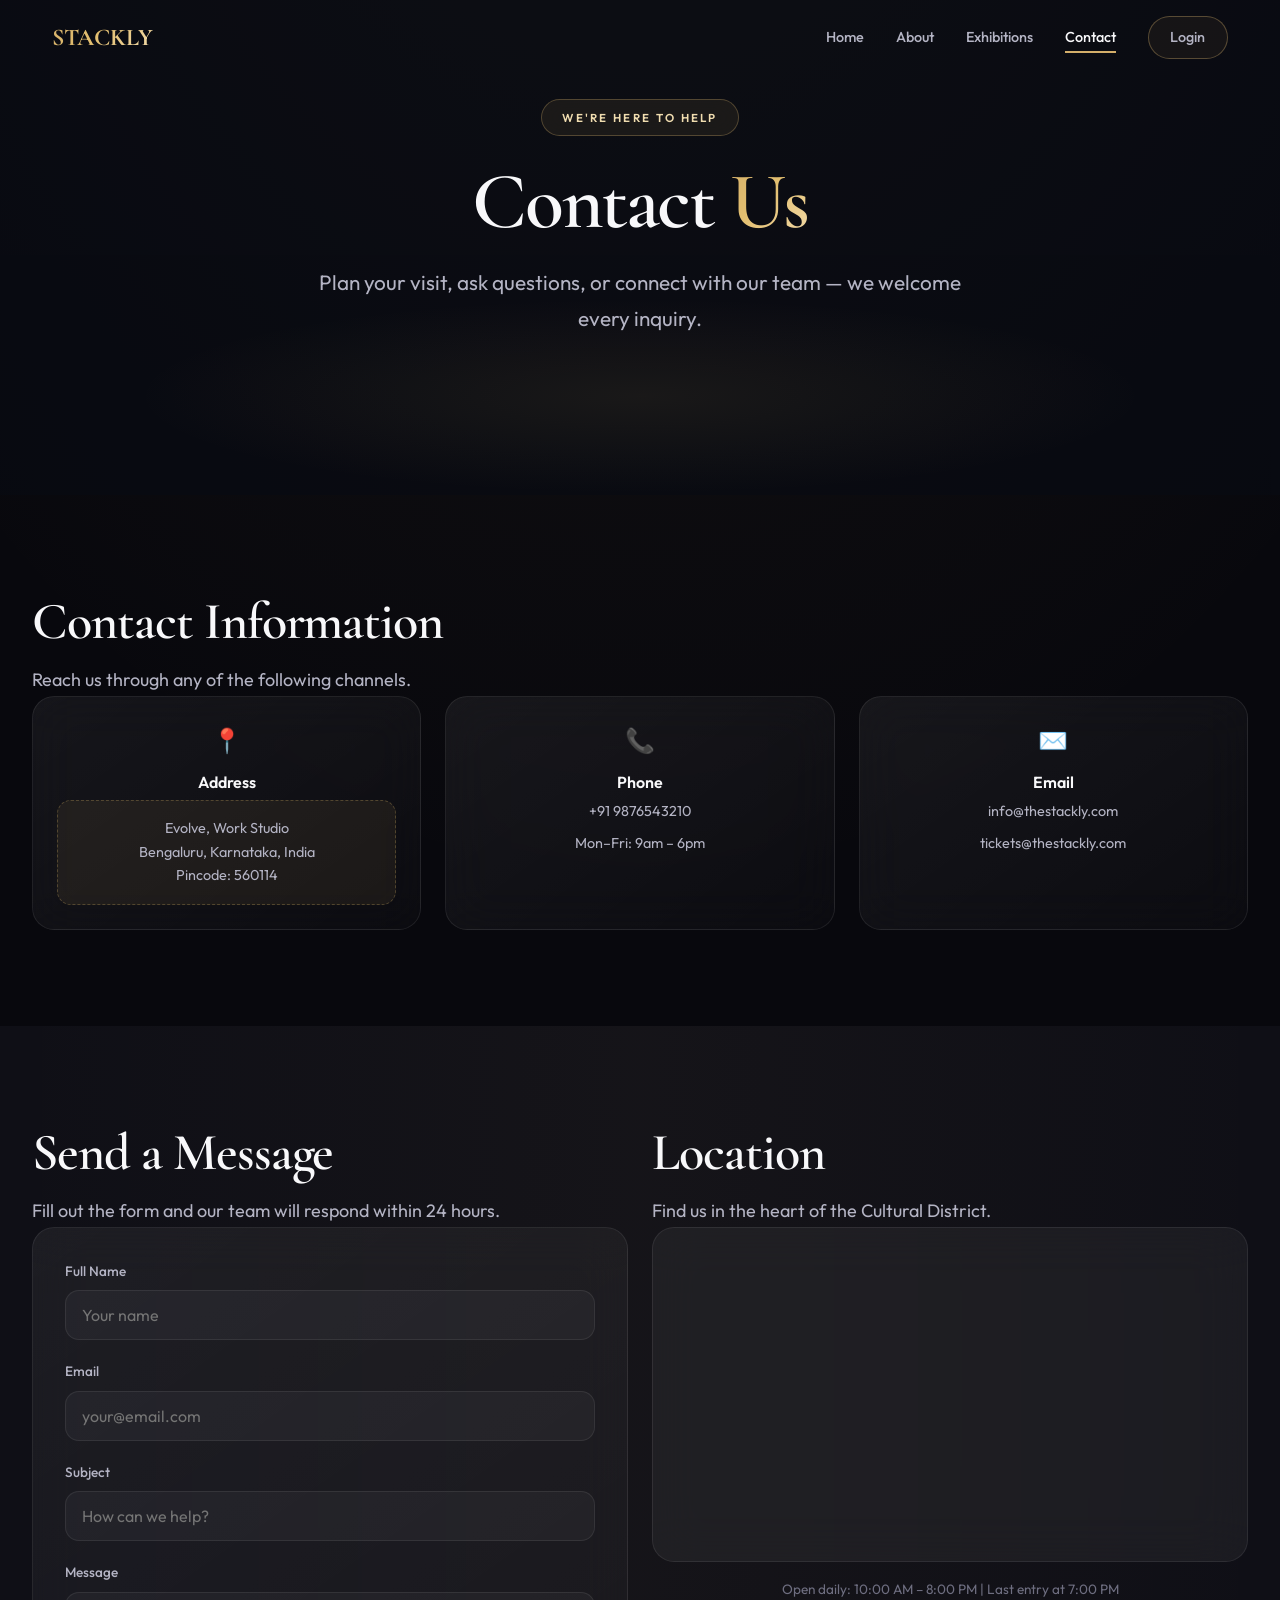
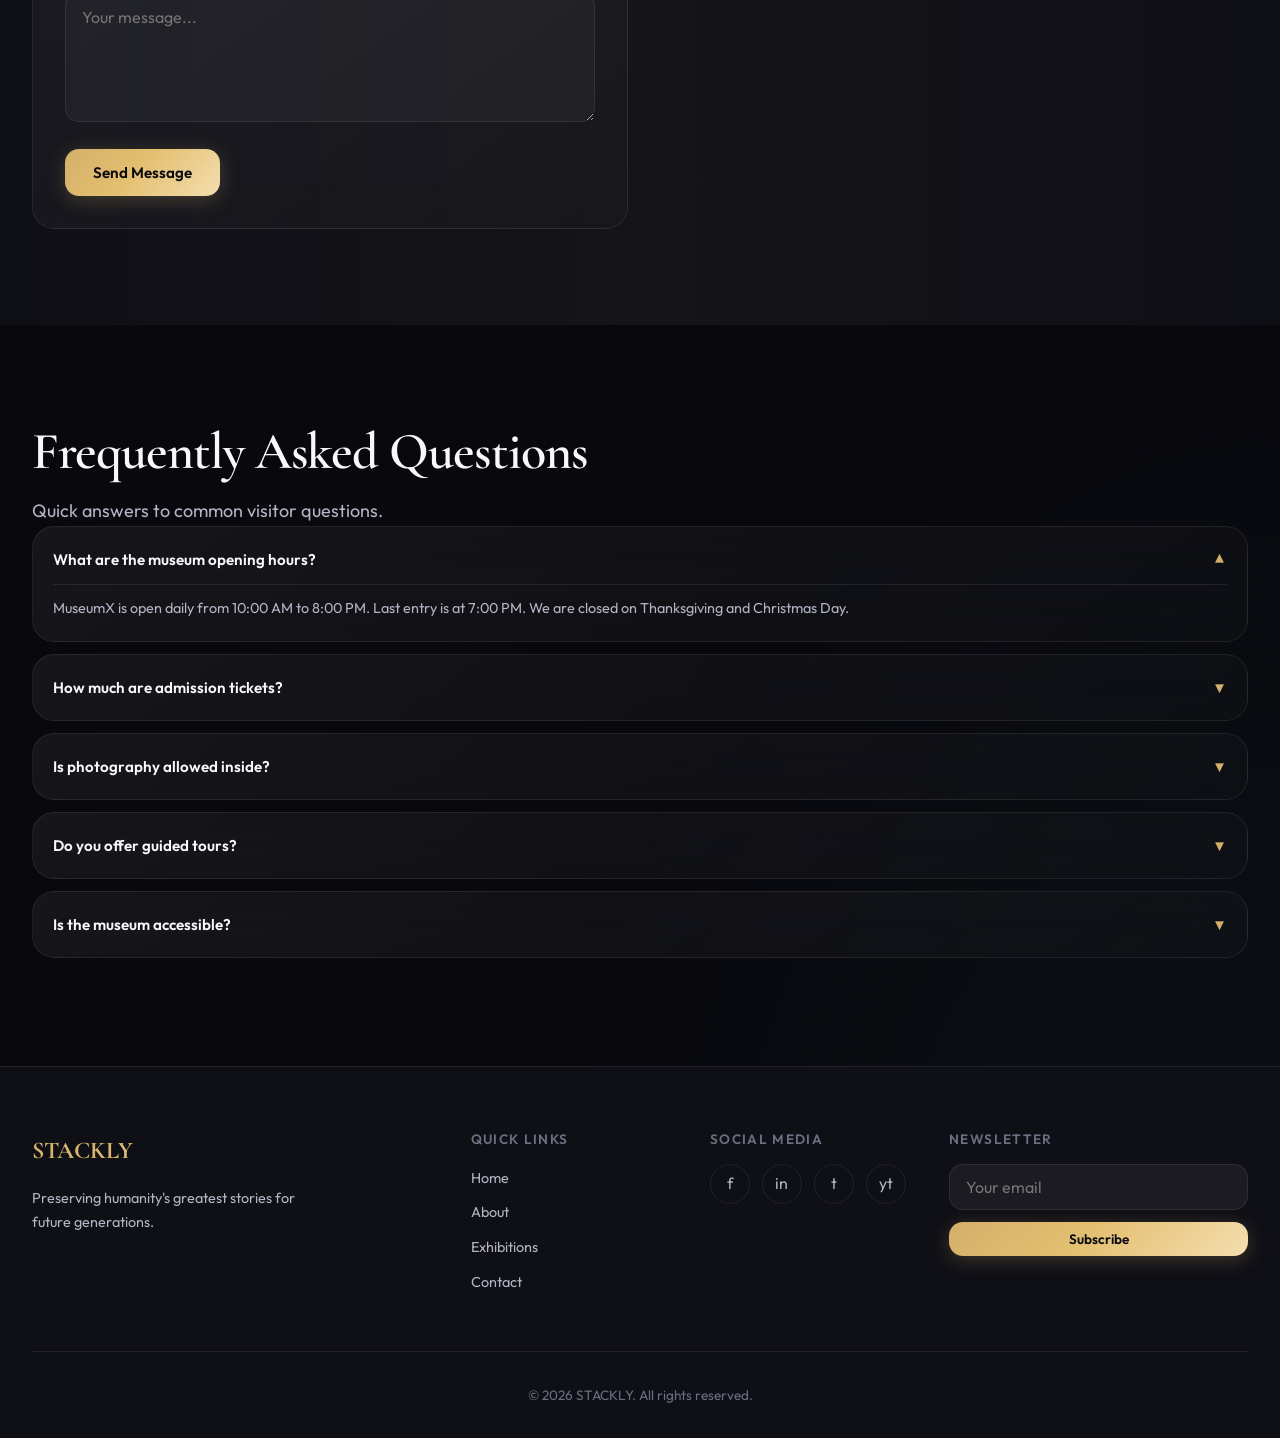
<file: contact.html>
<!DOCTYPE html>
<html lang="en">
<head>
  <meta charset="UTF-8">
  <meta name="viewport" content="width=device-width, initial-scale=1.0">
  <meta name="description" content="Contact MuseumX – visit information, contact form, FAQ, and directions.">
  <title>Contact – MuseumX</title>
  <link rel="stylesheet" href="css/style.css">
</head>
<body>

  <header class="navbar">
    <div class="container">
      <a href="index.html" class="nav-logo">STACKLY</a>
      <nav class="nav-links">
        <a href="index.html">Home</a>
        <a href="about.html">About</a>
        <a href="exhibitions.html">Exhibitions</a>
        <a href="contact.html">Contact</a>
        <a href="login.html" class="nav-login">Login</a>
      </nav>
      <button class="hamburger" aria-label="Toggle menu">
        <span></span>
        <span></span>
        <span></span>
      </button>
    </div>
  </header>

  <nav class="mobile-menu" aria-label="Mobile navigation">
    <div class="mobile-menu-header">
    <a href="index.html" class="mobile-logo">STACKLY</a>
</div>
    <button class="mobile-close" aria-label="Close menu">✕</button>
    <div class="mobile-menu-nav">
      <a href="index.html">Home</a>
      <a href="about.html">About</a>
      <a href="exhibitions.html">Exhibitions</a>
      <a href="contact.html" class="active">Contact</a>
      <a href="login.html">Login</a>
    </div>
    <p class="mobile-menu-footer">STACKLY · Est. 1924</p>
  </nav>

  <main>
  <!-- Contact Hero -->
  <section class="hero hero-page">
    <div class="hero-bg" data-parallax style="background-image: url('https://images.unsplash.com/photo-1541961017774-22349e4a1262?auto=format&fit=crop&w=1920&h=1080&q=85');"></div>
    <div class="hero-overlay"></div>
    <div class="hero-glow"></div>
    <div class="hero-content">
      <span class="hero-badge">We're Here to Help</span>
      <h1 class="hero-title">Contact <span class="text-gradient">Us</span></h1>
      <p class="hero-subtitle">Plan your visit, ask questions, or connect with our team — we welcome every inquiry.</p>
    </div>
  </section>

  <!-- Contact Information -->
  <section class="section" id="contact-info">
    <div class="container">
      <h2 class="section-title reveal">Contact Information</h2>
      <p class="section-subtitle reveal reveal-delay-1">Reach us through any of the following channels.</p>
      <div class="contact-info-grid">
        <article class="glass-card contact-info-card reveal reveal-delay-1">
          <div class="icon" aria-hidden="true">📍</div>
          <h3>Address</h3>
          <address class="address-editable" contenteditable="true" title="Click to edit address">
            Evolve, Work Studio<br>
            Bengaluru, Karnataka, India <br>
            Pincode: 560114
          </address>
        </article>
        <article class="glass-card contact-info-card reveal reveal-delay-2">
          <div class="icon">📞</div>
          <h3>Phone</h3>
          <p>+91 9876543210</p>
          <p style="margin-top: 0.5rem;">Mon–Fri: 9am – 6pm</p>
        </article>
        <article class="glass-card contact-info-card reveal reveal-delay-3">
          <div class="icon">✉️</div>
          <h3>Email</h3>
          <p>info@thestackly.com</p>
          <p style="margin-top: 0.5rem;">tickets@thestackly.com</p>
        </article>
      </div>
    </div>
  </section>

  <!-- Contact Form & Map -->
  <section class="section section-alt">
    <div class="container">
      <div class="dashboard-grid cols-2">
        <div class="reveal">
          <h2 class="section-title">Send a Message</h2>
          <p class="section-subtitle">Fill out the form and our team will respond within 24 hours.</p>
          <form id="contactForm" class="glass-card" style="padding: 2rem;">
            <div class="form-group">
              <label for="contactName">Full Name</label>
              <input type="text" id="contactName" name="name" required placeholder="Your name">
            </div>
            <div class="form-group">
              <label for="contactEmail">Email</label>
              <input type="email" id="contactEmail" name="email" required placeholder="your@email.com">
            </div>
            <div class="form-group">
              <label for="contactSubject">Subject</label>
              <input type="text" id="contactSubject" name="subject" placeholder="How can we help?">
            </div>
            <div class="form-group">
              <label for="contactMessage">Message</label>
              <textarea id="contactMessage" name="message" rows="5" required placeholder="Your message..." style="resize: vertical;"></textarea>
            </div>
            <button type="submit" class="btn btn-primary">Send Message</button>
          </form>
        </div>
        <div class="reveal reveal-delay-1">
          <h2 class="section-title">Location</h2>
          <p class="section-subtitle">Find us in the heart of the Cultural District.</p>
          <div class="map-placeholder glass-card">
            <iframe
              src="https://www.google.com/maps/embed?pb=!1m18!1m12!1m3!1d3889.74114620492!2d77.61051027513243!3d12.85998848744525!2m3!1f0!2f0!3f0!3m2!1i1024!2i768!4f13.1!3m3!1m2!1s0x3bae6b37e545493b%3A0x21425372f71e154b!2sEvolve%20Work%20Studio!5e0!3m2!1sen!2sin!4v1782288181638!5m2!1sen!2sin"
              title="MuseumX location map"
              loading="lazy">
            </iframe>
          </div>
          <p style="color: var(--text-muted); font-size: 0.85rem; margin-top: 1rem; text-align: center;">
            Open daily: 10:00 AM – 8:00 PM | Last entry at 7:00 PM
          </p>
        </div>
      </div>
    </div>
  </section>

  <!-- FAQ -->
  <section class="section" id="faq">
    <div class="container">
      <h2 class="section-title reveal">Frequently Asked Questions</h2>
      <p class="section-subtitle reveal reveal-delay-1">Quick answers to common visitor questions.</p>
      <div class="reveal reveal-delay-2">
        <article class="glass-card faq-item active">
          <div class="faq-question">
            <span>What are the museum opening hours?</span>
            <span class="arrow">▼</span>
          </div>
          <div class="faq-answer">
            MuseumX is open daily from 10:00 AM to 8:00 PM. Last entry is at 7:00 PM. We are closed on Thanksgiving and Christmas Day.
          </div>
        </article>
        <article class="glass-card faq-item">
          <div class="faq-question">
            <span>How much are admission tickets?</span>
            <span class="arrow">▼</span>
          </div>
          <div class="faq-answer">
            General admission is $25 for adults, $18 for seniors, and $12 for children (6–17). Children under 6 are free. Members enjoy unlimited free entry.
          </div>
        </article>
        <article class="glass-card faq-item">
          <div class="faq-question">
            <span>Is photography allowed inside?</span>
            <span class="arrow">▼</span>
          </div>
          <div class="faq-answer">
            Photography without flash is permitted in most galleries. Some special exhibitions may restrict photography — please check signage at each gallery entrance.
          </div>
        </article>
        <article class="glass-card faq-item">
          <div class="faq-question">
            <span>Do you offer guided tours?</span>
            <span class="arrow">▼</span>
          </div>
          <div class="faq-answer">
            Yes! We offer daily guided tours at 11 AM and 2 PM. Private group tours can be booked in advance through our contact form or by calling our visitor services line.
          </div>
        </article>
        <article class="glass-card faq-item">
          <div class="faq-question">
            <span>Is the museum accessible?</span>
            <span class="arrow">▼</span>
          </div>
          <div class="faq-answer">
            MuseumX is fully wheelchair accessible with ramps, elevators, and accessible restrooms throughout. Wheelchairs are available free of charge at the main entrance.
          </div>
        </article>
      </div>
    </div>
  </section>
  </main>

  <footer class="footer">
    <div class="container">
      <div class="footer-grid">
        <div class="footer-brand">
          <span class="nav-logo">STACKLY</span>
          <p>Preserving humanity's greatest stories for future generations.</p>
        </div>
        <div>
          <h4>Quick Links</h4>
          <ul class="footer-links">
            <li><a href="index.html">Home</a></li>
            <li><a href="about.html">About</a></li>
            <li><a href="exhibitions.html">Exhibitions</a></li>
            <li><a href="contact.html">Contact</a></li>
          </ul>
        </div>
        <div>
          <h4>Social Media</h4>
          <div class="footer-social">
            <a href="#" aria-label="Facebook">f</a>
            <a href="#" aria-label="Instagram">in</a>
            <a href="#" aria-label="Twitter">t</a>
            <a href="#" aria-label="YouTube">yt</a>
          </div>
        </div>
        <div>
          <h4>Newsletter</h4>
          <form class="newsletter-form">
            <input type="email" placeholder="Your email" required>
            <button type="submit" class="btn btn-primary btn-sm">Subscribe</button>
          </form>
        </div>
      </div>
      <div class="footer-bottom">
        <p>&copy; 2026 STACKLY. All rights reserved.</p>
      </div>
    </div>
  </footer>

  <script src="js/main.js"></script>
</body>
</html>
</file>
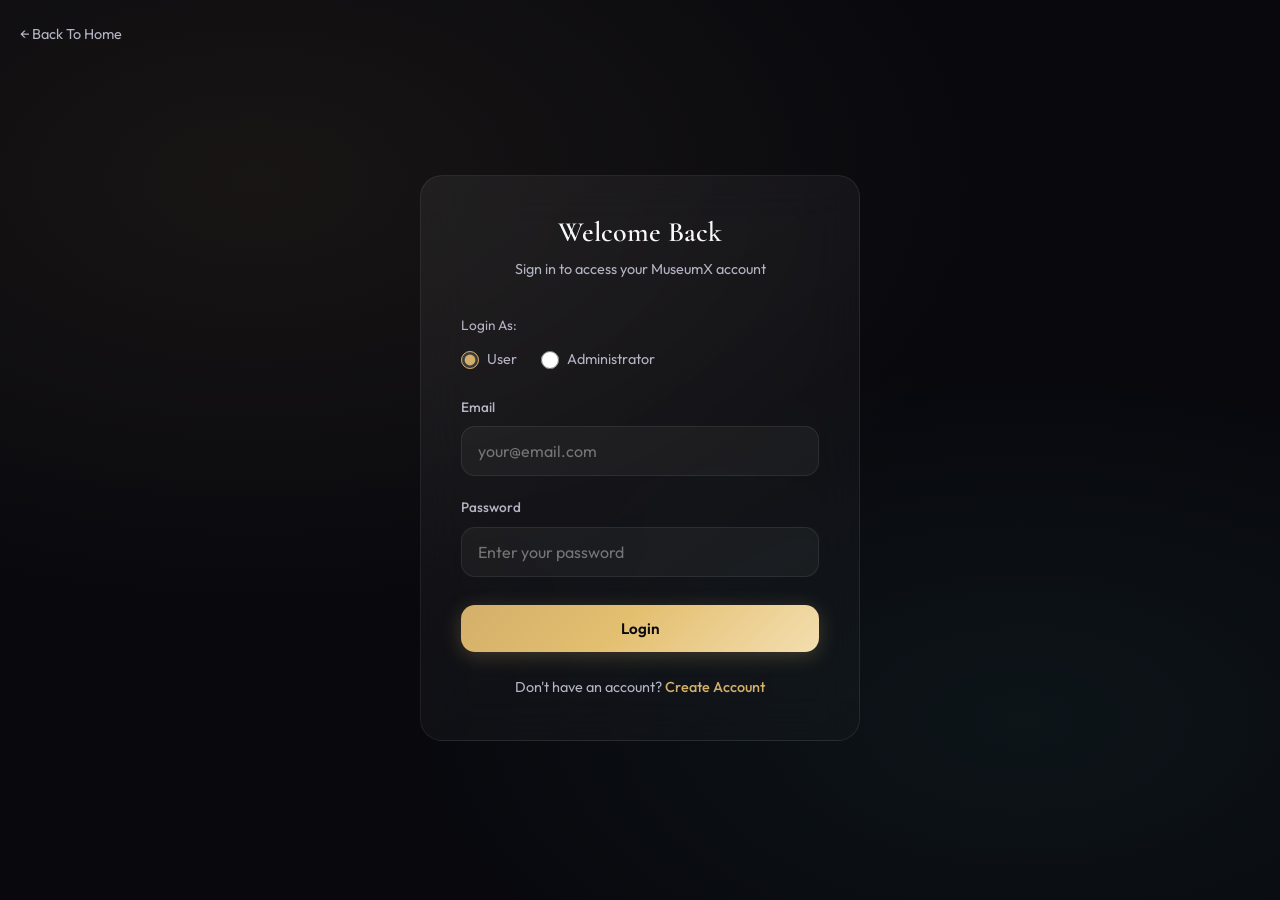
<file: login.html>
<!DOCTYPE html>
<html lang="en">
<head>
  <meta charset="UTF-8">
  <meta name="viewport" content="width=device-width, initial-scale=1.0">
  <meta name="description" content="Login to your MuseumX account – User or Administrator access.">
  <title>Login – MuseumX</title>
  <link rel="stylesheet" href="css/style.css">
</head>
<body>

  <div class="form-page">
    <div class="form-back">
      <a href="index.html">← Back To Home</a>
    </div>

    <div class="form-container">
      <div class="glass-card form-card">
        <h1>Welcome Back</h1>
        <p class="form-subtitle">Sign in to access your MuseumX account</p>

        <form id="loginForm">
          <p style="font-size: 0.85rem; color: var(--text-secondary); margin-bottom: 0.75rem;">Login As:</p>
          <div class="radio-group">
            <label>
              <input type="radio" name="role" value="user" checked>
              User
            </label>
            <label>
              <input type="radio" name="role" value="admin">
              Administrator
            </label>
          </div>

          <div class="form-group">
            <label for="loginEmail">Email</label>
            <input type="email" id="loginEmail" name="email" required placeholder="your@email.com" autocomplete="email">
            <span class="form-error" id="emailError"></span>
          </div>

          <div class="form-group">
            <label for="loginPassword">Password</label>
            <input type="password" id="loginPassword" name="password" required placeholder="Enter your password" autocomplete="current-password">
          </div>

          <button type="submit" class="btn btn-primary">Login</button>
        </form>

        <p class="form-footer-link">
          Don't have an account? <a href="signup.html">Create Account</a>
        </p>
      </div>
    </div>
  </div>

  <script src="js/main.js"></script>
</body>
</html>
</file>
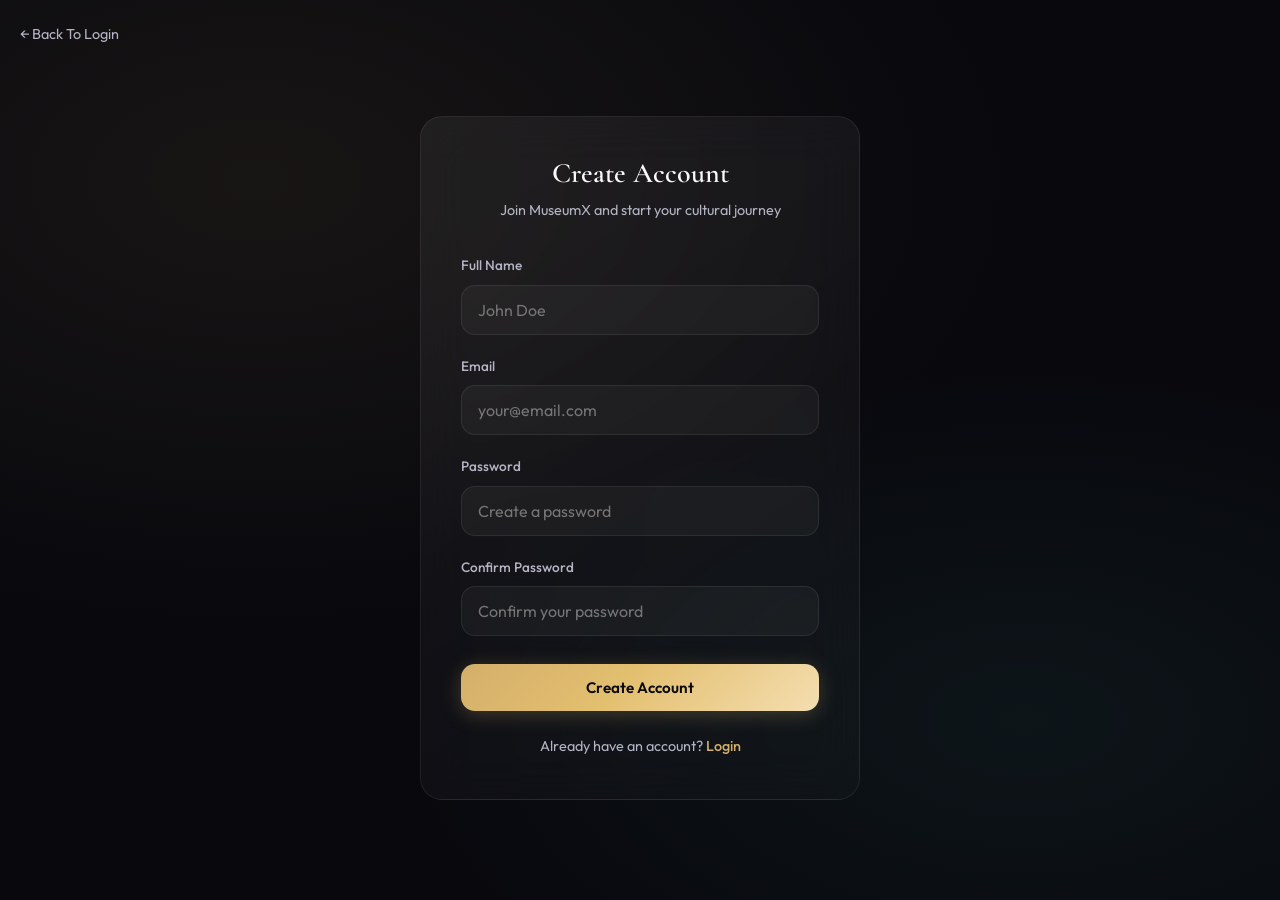
<file: signup.html>
<!DOCTYPE html>
<html lang="en">
<head>
  <meta charset="UTF-8">
  <meta name="viewport" content="width=device-width, initial-scale=1.0">
  <meta name="description" content="Create your MuseumX account and unlock member benefits.">
  <title>Sign Up – MuseumX</title>
  <link rel="stylesheet" href="css/style.css">
</head>
<body>

  <div class="form-page">
    <div class="form-back">
      <a href="login.html">← Back To Login</a>
    </div>

    <div class="form-container">
      <div class="glass-card form-card">
        <h1>Create Account</h1>
        <p class="form-subtitle">Join MuseumX and start your cultural journey</p>

        <form id="signupForm">
          <div class="form-group">
            <label for="signupName">Full Name</label>
            <input type="text" id="signupName" name="name" required placeholder="John Doe" autocomplete="name">
          </div>

          <div class="form-group">
            <label for="signupEmail">Email</label>
            <input type="email" id="signupEmail" name="email" required placeholder="your@email.com" autocomplete="email">
            <span class="form-error" id="signupEmailError"></span>
          </div>

          <div class="form-group">
            <label for="signupPassword">Password</label>
            <input type="password" id="signupPassword" name="password" required placeholder="Create a password" autocomplete="new-password">
          </div>

          <div class="form-group">
            <label for="confirmPassword">Confirm Password</label>
            <input type="password" id="confirmPassword" name="confirmPassword" required placeholder="Confirm your password" autocomplete="new-password">
            <span class="form-error" id="passwordError"></span>
          </div>

          <button type="submit" class="btn btn-primary">Create Account</button>
        </form>

        <p class="form-footer-link">
          Already have an account? <a href="login.html">Login</a>
        </p>
      </div>
    </div>
  </div>

  <script src="js/main.js"></script>
</body>
</html>
</file>
<file: css/style.css>
/* ============================================
   MuseumX – Interactive Museum Experience
   Premium Dark Theme | Mobile First
   ============================================ */

@import url('https://fonts.googleapis.com/css2?family=Cormorant+Garamond:ital,wght@0,400;0,600;0,700;1,400&family=Outfit:wght@300;400;500;600;700&display=swap');

/* ---------- CSS Variables ---------- */
:root {
  --bg-primary: #08080d;
  --bg-secondary: #0f0f16;
  --bg-elevated: #14141c;
  --bg-card: rgba(255, 255, 255, 0.04);
  --bg-glass: rgba(255, 255, 255, 0.05);
  --border-glass: rgba(255, 255, 255, 0.08);
  --border-glass-strong: rgba(255, 255, 255, 0.14);
  --text-primary: #f8f8fa;
  --text-secondary: #b4b4c4;
  --text-muted: #6e6e80;
  --accent-gold: #d4af6a;
  --accent-gold-light: #f0ddb0;
  --accent-teal: #5ee0d6;
  --accent-purple: #a78bfa;
  --accent-rose: #f472b6;
--gradient-primary: linear-gradient(
135deg,
#d4af6a 0%,
#e3bf70 45%,
#f4deb0 100%
);
  --gradient-gold: linear-gradient(135deg, #d4af6a 0%, #f0ddb0 100%);
  --gradient-dark: linear-gradient(180deg, rgba(8, 8, 13, 0.2) 0%, rgba(8, 8, 13, 0.88) 65%, var(--bg-primary) 100%);
  --gradient-card: linear-gradient(145deg, rgba(255, 255, 255, 0.06) 0%, rgba(255, 255, 255, 0.02) 100%);
  --shadow-soft: 0 8px 32px rgba(0, 0, 0, 0.35);
  --shadow-card: 0 12px 40px rgba(0, 0, 0, 0.4);
  --shadow-glow: 0 0 60px rgba(212, 175, 106, 0.12);
  --shadow-glow-strong: 0 20px 60px rgba(212, 175, 106, 0.2);
  --radius-sm: 10px;
  --radius-md: 14px;
  --radius-lg: 22px;
  --radius-xl: 32px;
  --transition: 0.4s cubic-bezier(0.4, 0, 0.2, 1);
  --transition-fast: 0.25s cubic-bezier(0.4, 0, 0.2, 1);
  --font-display: 'Cormorant Garamond', Georgia, serif;
  --font-body: 'Outfit', -apple-system, sans-serif;
  --nav-height: 76px;
  --sidebar-width: 280px;
  --section-gap: clamp(4rem, 8vw, 7rem);
}

/* ---------- Reset & Base ---------- */
*,
*::before,
*::after {
  box-sizing: border-box;
  margin: 0;
  padding: 0;
}

html {
  scroll-behavior: smooth;
  font-size: 16px;
  -webkit-font-smoothing: antialiased;
}

body {
  font-family: var(--font-body);
  background: var(--bg-primary);
  color: var(--text-primary);
  line-height: 1.65;
  overflow-x: hidden;
  min-height: 100vh;
  background-image:
    radial-gradient(ellipse 80% 50% at 50% -20%, rgba(212, 175, 106, 0.08), transparent),
    radial-gradient(ellipse 60% 40% at 100% 100%, rgba(94, 224, 214, 0.04), transparent);
}

body.menu-open {
  overflow: hidden;
}

img {
  max-width: 100%;
  height: auto;
  display: block;
}

a {
  color: inherit;
  text-decoration: none;
  transition: color var(--transition);
}

ul {
  list-style: none;
}

button {
  font-family: inherit;
  cursor: pointer;
  border: none;
  background: none;
}

input,
textarea,
select {
  font-family: inherit;
  font-size: 1rem;
}

/* ---------- Loader ---------- */
.loader {
  position: fixed;
  inset: 0;
  z-index: 10000;
  background: var(--bg-primary);
  display: flex;
  flex-direction: column;
  align-items: center;
  justify-content: center;
  gap: 2rem;
  transition: opacity 0.6s ease, visibility 0.6s ease;
}

.loader.hidden {
  opacity: 0;
  visibility: hidden;
  pointer-events: none;
}

.loader-logo {
  font-family: var(--font-display);
  font-size: clamp(2rem, 5vw, 3rem);
  font-weight: 700;
  background: var(--gradient-primary);
  -webkit-background-clip: text;
  -webkit-text-fill-color: transparent;
  background-clip: text;
  animation: loaderPulse 1.5s ease-in-out infinite;
}

.loader-ring {
  width: 56px;
  height: 56px;
  border: 3px solid var(--border-glass);
  border-top-color: var(--accent-gold);
  border-radius: 50%;
  animation: loaderSpin 0.8s linear infinite;
}

.loader-text {
  font-size: 0.85rem;
  color: var(--text-muted);
  letter-spacing: 0.2em;
  text-transform: uppercase;
}

@keyframes loaderSpin {
  to { transform: rotate(360deg); }
}

@keyframes loaderPulse {
  0%, 100% { opacity: 1; transform: scale(1); }
  50% { opacity: 0.7; transform: scale(0.98); }
}

/* ---------- Typography ---------- */
h1, h2, h3, h4, h5, h6 {
  font-family: var(--font-display);
  font-weight: 600;
  line-height: 1.2;
}

.section-title {
  font-size: clamp(2.25rem, 4.5vw, 3.25rem);
  margin-bottom: 0.75rem;
  letter-spacing: -0.02em;
}

.section-subtitle {
  color: var(--text-secondary);
  font-size: clamp(1rem, 2vw, 1.125rem);
  max-width: 640px;
  margin-bottom: 0;
  line-height: 1.7;
}

.text-gradient {
  background: var(--gradient-primary);
  -webkit-background-clip: text;
  -webkit-text-fill-color: transparent;
  background-clip: text;
}

/* ---------- Layout ---------- */
.container {
  width: 100%;
  max-width: 1280px;
  margin: 0 auto;
  padding: 0 1.25rem;
}

.section {
  padding: var(--section-gap) 0;
}

.section-alt {
  background: var(--bg-secondary);
  position: relative;
}

.section-alt::before {
  content: '';
  position: absolute;
  inset: 0;
  background: linear-gradient(90deg, transparent, rgba(212, 175, 106, 0.03), transparent);
  pointer-events: none;
}

.section-header {
  margin-bottom: clamp(2rem, 4vw, 3rem);
}

.section-header.center {
  text-align: center;
}

.section-header.center .section-subtitle {
  margin-left: auto;
  margin-right: auto;
}

.section-eyebrow {
  display: inline-block;
  font-size: 0.72rem;
  font-weight: 600;
  letter-spacing: 0.22em;
  text-transform: uppercase;
  color: var(--accent-gold);
  margin-bottom: 0.75rem;
  padding: 0.35rem 0.85rem;
  border: 1px solid rgba(212, 175, 106, 0.25);
  border-radius: 100px;
  background: rgba(212, 175, 106, 0.06);
}

/* ---------- Glass Card ---------- */
.glass-card {
  background: var(--gradient-card);
  backdrop-filter: blur(24px);
  -webkit-backdrop-filter: blur(24px);
  border: 1px solid var(--border-glass);
  border-radius: var(--radius-lg);
  transition: transform var(--transition), box-shadow var(--transition), border-color var(--transition);
  overflow: hidden;
}

.glass-card:hover {
  transform: translateY(-8px);
  box-shadow: var(--shadow-glow-strong);
  border-color: rgba(212, 175, 106, 0.35);
}

.premium-card {
  position: relative;
}

.premium-card .card-image::after {
  content: '';
  position: absolute;
  inset: 0;
  background: linear-gradient(180deg, transparent 40%, rgba(8, 8, 13, 0.75) 100%);
  opacity: 0.6;
  transition: opacity var(--transition);
  pointer-events: none;
}

.premium-card:hover .card-image::after {
  opacity: 0.85;
}

.premium-card .card-link {
  display: inline-flex;
  align-items: center;
  gap: 0.4rem;
  margin-top: 1rem;
  font-size: 0.85rem;
  font-weight: 500;
  color: var(--accent-gold);
  transition: gap var(--transition-fast);
}

.premium-card:hover .card-link {
  gap: 0.65rem;
}

/* ---------- Buttons ---------- */
.btn {
  display: inline-flex;
  align-items: center;
  justify-content: center;
  gap: 0.5rem;
  padding: 0.875rem 1.75rem;
  font-size: 0.95rem;
  font-weight: 500;
  border-radius: var(--radius-md);
  transition: all var(--transition);
  position: relative;
  overflow: hidden;
}

.btn-primary {
  background: var(--gradient-primary);
  color: #0a0a0f;
  border: none;
  font-weight: 600;
  box-shadow: 0 4px 20px rgba(212, 175, 106, 0.25);
}

.btn-primary::before {
  content: '';
  position: absolute;
  inset: 0;
  background: linear-gradient(135deg, rgba(255,255,255,0.25) 0%, transparent 50%);
  opacity: 0;
  transition: opacity var(--transition-fast);
}

.btn-primary:hover::before {
  opacity: 1;
}

.btn-primary:hover {
  transform: translateY(-3px);
  box-shadow: 0 12px 40px rgba(212, 175, 106, 0.4);
}

.btn-outline {
  background: transparent;
  color: var(--text-primary);
  border: 1px solid var(--border-glass);
}

.btn-outline:hover {
  border-color: var(--accent-gold);
  color: var(--accent-gold);
  background: rgba(201, 169, 98, 0.08);
}

.btn-sm {
  padding: 0.5rem 1rem;
  font-size: 0.85rem;
}

.btn-group {
  display: flex;
  flex-wrap: wrap;
  gap: 1rem;
}

/* ---------- Navbar ---------- */
.navbar {
  position: fixed;
  top: 0;
  left: 0;
  right: 0;
  z-index: 1000;
  height: var(--nav-height);
  display: flex;
  align-items: center;
  padding: 0 1.25rem;
  transition: background var(--transition), box-shadow var(--transition), border-color var(--transition);
  border-bottom: 1px solid transparent;
}

.navbar.scrolled {
  background: rgba(8, 8, 13, 0.88);
  backdrop-filter: blur(24px);
  -webkit-backdrop-filter: blur(24px);
  box-shadow: var(--shadow-soft);
  border-bottom-color: var(--border-glass);
}

.navbar .container {
  display: flex;
  align-items: center;
  justify-content: space-between;
  width: 100%;
}

.nav-logo {
  font-family: var(--font-display);
  font-size: 1.5rem;
  font-weight: 700;
  background: var(--gradient-primary);
  -webkit-background-clip: text;
  -webkit-text-fill-color: transparent;
  background-clip: text;
}

.nav-links {
  display: none;
  align-items: center;
  gap: 2rem;
}

.nav-links a {
  font-size: 0.9rem;
  font-weight: 500;
  color: var(--text-secondary);
  position: relative;
}

.nav-links a::after {
  content: '';
  position: absolute;
  bottom: -4px;
  left: 0;
  width: 0;
  height: 2px;
  background: var(--accent-gold);
  transition: width var(--transition);
}

.nav-links a:hover,
.nav-links a.active {
  color: var(--text-primary);
}

.nav-links a:hover::after,
.nav-links a.active::after {
  width: 100%;
}

.nav-login {
  padding: 0.55rem 1.35rem;
  border: 1px solid rgba(212, 175, 106, 0.35);
  border-radius: 100px;
  color: var(--text-primary);
  font-size: 0.88rem;
  font-weight: 500;
  transition: all var(--transition);
  background: rgba(212, 175, 106, 0.06);
}

.nav-login:hover {
  border-color: var(--accent-gold);
  background: rgba(212, 175, 106, 0.15);
  transform: translateY(-1px);
}

/* Hamburger */
.hamburger {
  display: flex;
  flex-direction: column;
  gap: 6px;
  padding: 8px;
  z-index: 1002;
}

.hamburger span {
  display: block;
  width: 24px;
  height: 2px;
  background: var(--text-primary);
  transition: all var(--transition);
}

.hamburger.active span:nth-child(1) {
  transform: rotate(45deg) translate(5px, 6px);
}

.hamburger.active span:nth-child(2) {
  opacity: 0;
}

.hamburger.active span:nth-child(3) {
  transform: rotate(-45deg) translate(5px, -6px);
}

/* Mobile Menu Overlay */
.mobile-menu {
  position: fixed;
  inset: 0;
  z-index: 1001;

  display: flex;
  flex-direction: column;
  justify-content: center;
  align-items: center;

  opacity: 0;
  visibility: hidden;

  background: linear-gradient(
    135deg,
    rgba(8,8,13,.98),
    rgba(14,14,22,.96)
  );

  backdrop-filter: blur(35px);
  -webkit-backdrop-filter: blur(35px);

  transition: .45s ease;
  overflow: hidden;
}

.mobile-menu::before {
  content: '';
  position: absolute;
  top: -20%;
  right: -10%;
  width: 60%;
  height: 60%;
  background: radial-gradient(circle, rgba(212, 175, 106, 0.12) 0%, transparent 70%);
  pointer-events: none;
}

.mobile-menu::after {
  content: '';
  position: absolute;
  bottom: -20%;
  left: -10%;
  width: 50%;
  height: 50%;
  background: radial-gradient(circle, rgba(94, 224, 214, 0.08) 0%, transparent 70%);
  pointer-events: none;
}

.mobile-menu.active {
  opacity: 1;
  visibility: visible;
}

.mobile-menu-nav {
  display: flex;
  flex-direction: column;
  align-items: center;

  gap: 1.6rem;

  position: relative;
  z-index: 2;
}

.mobile-menu-nav a{
  position:relative;

  color:var(--text-primary);

  font-size:2rem;

  font-family:var(--font-display);

  text-decoration:none;

  transition:.35s;

  padding:6px 18px;

  position: relative;
padding-left: 28px;
}

.mobile-menu-nav a::after{

content:"";

position:absolute;

left:50%;

bottom:-8px;

width:0;

height:2px;

background:var(--accent-gold);

transition:.35s;

transform:translateX(-50%);

}

.mobile-menu-nav a:hover{

color:var(--accent-gold);

transform:scale(1.08);

}

.mobile-menu-nav a:hover::after{

width:70%;

}

.mobile-menu-nav a:nth-child(1){
animation-delay:.1s;
}

.mobile-menu-nav a:nth-child(2){
animation-delay:.2s;
}

.mobile-menu-nav a:nth-child(3){
animation-delay:.3s;
}

.mobile-menu-nav a:nth-child(4){
animation-delay:.4s;
}

.mobile-menu-nav a:nth-child(5){
animation-delay:.5s;
}

.mobile-menu-nav a:hover,
.mobile-menu-nav a:active{

color:var(--accent-gold);

background:rgba(212,175,106,.08);

}

.mobile-menu-nav a {
  font-family: var(--font-display);
  font-size: clamp(0.75rem, 5vw, 2.25rem);
  color: var(--text-secondary);
  padding: 0.5rem 1.5rem;
  transition: color var(--transition), transform var(--transition);
  opacity: 0;
  transform: translateY(20px);
  position: relative;
overflow: hidden;
width: 220px;
height: 62px;

display: flex;
align-items: center;
justify-content: center;

border-radius: 18px;

background: rgba(255,255,255,0.03);

border: 1px solid rgba(255,255,255,0.05);

transition: all .35s ease;
}

.mobile-menu-nav a::before{
    content:"";
    position:absolute;
    left:-18px;
    top:50%;
    width:8px;
    height:8px;
    border-radius:50%;
    background:var(--accent-gold);
    transform:translateY(-50%) scale(0);
    transition:.3s;
}

.mobile-menu.active a {
  opacity: 1;
  transform: translateY(0);
}

.mobile-logo{
    position:absolute;
    top:28px;
    left:26px;
    z-index:1005;

    font-family:var(--font-display);
    font-size:1.5rem;
    font-weight:700;
    letter-spacing:1px;
    text-decoration:none;

  color:#d4af6a !important;
background:none !important;
-webkit-text-fill-color:unset !important;

    background-size:200% auto;

    -webkit-background-clip:text;
    -webkit-text-fill-color:transparent;
    background-clip:text;

    animation:goldFlow 4s linear infinite;

    opacity:1 !important;
    visibility:visible !important;

    padding:0;
    margin:0;
}
.mobile-menu.active .mobile-logo{
    opacity:1;
    transform:none;
}

.mobile-menu.active a:nth-child(1) { transition-delay: 0.1s; }
.mobile-menu.active a:nth-child(2) { transition-delay: 0.15s; }
.mobile-menu.active a:nth-child(3) { transition-delay: 0.2s; }
.mobile-menu.active a:nth-child(4) { transition-delay: 0.25s; }
.mobile-menu.active a:nth-child(5) { transition-delay: 0.3s; }

.mobile-menu-nav a:hover{

    color:var(--accent-gold);

    background:rgba(212,175,106,.08);

    border-color:rgba(212,175,106,.35);

    transform:translateY(-4px) scale(1.03);

    box-shadow:0 10px 30px rgba(212,175,106,.18);

}
.mobile-menu-nav a:hover::before{
    transform:translateY(-50%) scale(1);
}
.mobile-menu-nav a.active{

    color:var(--accent-gold);

    background:rgba(212,175,106,.10);

    border:1px solid rgba(212,175,106,.30);

    box-shadow:0 8px 24px rgba(212,175,106,.15);

}

.mobile-menu-nav a.active::before{
    transform:translateY(-50%) scale(1);
}

.mobile-menu-footer {
  position: absolute;
  bottom: 2rem;
  left: 0;
  right: 0;
  text-align: center;
  color: var(--text-muted);
  font-size: 0.8rem;
  letter-spacing: 0.1em;
  opacity: 0;
  transition: opacity 0.5s ease 0.35s;
  z-index: 1;

  letter-spacing:3px;

text-transform:uppercase;

opacity:.65;
}

.mobile-menu.active .mobile-menu-footer {
  opacity: 1;
}

.mobile-close{

position:absolute;

top:28px;

right:28px;

width:52px;

height:52px;

border-radius:50%;

display:flex;

justify-content:center;

align-items:center;

font-size:26px;

color:white;

background:rgba(255,255,255,.05);

border:1px solid rgba(212,175,106,.25);

transition:.35s;

 z-index:999999 !important;
    pointer-events:auto !important;

}



.mobile-close:hover{

background:rgba(212,175,106,.15);

transform:rotate(90deg);

}

.mobile-close:hover{

background:rgba(212,175,106,.15);

transform:rotate(90deg) scale(1.08);

}

.mobile-close:hover {
  border-color: var(--accent-gold);
  background: rgba(212, 175, 106, 0.1);
  transform: rotate(90deg);
}

/* ---------- Hero ---------- */
.hero {
  position: relative;
  min-height: 100vh;
  min-height: 100dvh;
  display: flex;
  align-items: center;
  justify-content: center;
  overflow: hidden;
}

.hero-bg {
  position: absolute;
  inset: 0;
  background-size: cover;
  background-position: center;
  background-repeat: no-repeat;
  transform: scale(1.05);
  transition: transform 0.1s linear;
  will-change: transform;
  background-image: url('../images/hero-bg.jpg');
  background-size: cover;
  background-position: center;
  background-repeat: no-repeat;
}

.hero-bg.ken-burns {
  animation: kenBurns 20s ease-in-out infinite alternate;
}

@keyframes kenBurns {
  0% { transform: scale(1.05); }
  100% { transform: scale(1.12); }
}

.hero-overlay {
  position: absolute;
  inset: 0;
  background: rgba(8, 12, 20, 0.55);
}

.hero-glow {
  position: absolute;
  bottom: 0;
  left: 50%;
  transform: translateX(-50%);
  width: 80%;
  height: 40%;
  background: radial-gradient(ellipse at center, rgba(212, 175, 106, 0.08) 0%, transparent 70%);
  pointer-events: none;
}

.hero-content {
  position: relative;
  z-index: 2;
  text-align: center;
  padding: calc(var(--nav-height) + 2rem) 1.25rem 3rem;
  max-width: 920px;
}

.hero-badge {
  display: inline-block;
  font-size: 0.72rem;
  font-weight: 600;
  letter-spacing: 0.2em;
  text-transform: uppercase;
  color: var(--accent-gold-light);
  padding: 0.5rem 1.25rem;
  border: 1px solid rgba(212, 175, 106, 0.3);
  border-radius: 100px;
  background: rgba(212, 175, 106, 0.08);
  backdrop-filter: blur(12px);
  margin-bottom: 1.5rem;
  animation: fadeInUp 1s ease forwards;
}

.hero-title {
  font-size: clamp(2.75rem, 7.5vw, 5rem);
  margin-bottom: 1.25rem;
  letter-spacing: -0.03em;
  line-height: 1.05;
  animation: fadeInUp 1s ease 0.1s forwards;
  opacity: 0;
}

.hero-subtitle {
  font-size: clamp(1.05rem, 2.2vw, 1.3rem);
  color: var(--text-secondary);
  margin-bottom: 2.75rem;
  max-width: 680px;
  margin-left: auto;
  margin-right: auto;
  line-height: 1.75;
  animation: fadeInUp 1s ease 0.25s forwards;
  opacity: 0;
}

.hero-cta {
  animation: fadeInUp 1s ease 0.4s forwards;
  opacity: 0;
}

.hero-scroll {
  position: absolute;
  bottom: 2rem;
  left: 50%;
  transform: translateX(-50%);
  z-index: 2;
  display: flex;
  flex-direction: column;
  align-items: center;
  gap: 0.5rem;
  color: var(--text-muted);
  font-size: 0.7rem;
  letter-spacing: 0.15em;
  text-transform: uppercase;
  animation: fadeIn 1.5s ease 1s forwards;
  opacity: 0;
}

.hero-scroll-line {
  width: 1px;
  height: 40px;
  background: linear-gradient(180deg, var(--accent-gold), transparent);
  animation: scrollPulse 2s ease infinite;
}

@keyframes scrollPulse {
  0%, 100% { transform: scaleY(1); opacity: 1; }
  50% { transform: scaleY(0.6); opacity: 0.5; }
}

.hero-page {
  min-height: 55vh;
  min-height: 55dvh;
}

.hero-page .hero-content {
  padding-top: 2rem;
}

.hero-page .hero-title,
.hero-page .hero-subtitle {
  animation: fadeInUp 0.8s ease forwards;
}

.cards-grid {
  display: grid;
  gap: clamp(1.25rem, 2vw, 1.75rem);
  grid-template-columns: 1fr;
}

.card-image {
  position: relative;
  overflow: hidden;
  border-radius: var(--radius-lg) var(--radius-lg) 0 0;
  aspect-ratio: 4/3;
}

.glass-card:not(.premium-card) .card-image {
  border-radius: var(--radius-lg);
  margin: 1rem 1rem 0;
}

.glass-card:not(.premium-card) .card-body {
  padding-top: 1.25rem;
}

.card-image img {
  width: 100%;
  height: 100%;
  object-fit: cover;
  transition: transform 0.7s cubic-bezier(0.4, 0, 0.2, 1);
}

.glass-card:hover .card-image img {
  transform: scale(1.1);
}

.card-body {
  padding: 1.5rem 1.5rem 1.75rem;
}

.card-tag {
  display: inline-block;
  font-size: 0.7rem;
  font-weight: 600;
  letter-spacing: 0.12em;
  text-transform: uppercase;
  color: var(--accent-gold);
  margin-bottom: 0.65rem;
  padding: 0.25rem 0.65rem;
  background: rgba(212, 175, 106, 0.1);
  border-radius: 4px;
}

.card-title {
  font-size: 1.4rem;
  margin-bottom: 0.6rem;
  letter-spacing: -0.01em;
}
.card-text {
  color: var(--text-secondary);
  font-size: 0.92rem;
  line-height: 1.65;
}

/* ---------- Statistics ---------- */
.stats-grid {
  display: grid;
  gap: 1.5rem;
  grid-template-columns: repeat(2, 1fr);
}

.stat-card {
  text-align: center;
  padding: 2.25rem 1.25rem;
  position: relative;
}

.stat-card::before {
  content: '';
  position: absolute;
  top: 0;
  left: 50%;
  transform: translateX(-50%);
  width: 40px;
  height: 3px;
  background: var(--gradient-gold);
  border-radius: 2px;
  opacity: 0.6;
}

.stat-number {
  font-family: var(--font-display);
  font-size: clamp(2rem, 4vw, 3rem);
  font-weight: 700;
  background: var(--gradient-primary);
  -webkit-background-clip: text;
  -webkit-text-fill-color: transparent;
  background-clip: text;
  display: block;
  margin-bottom: 0.25rem;
}

.stat-label {
  font-size: 0.85rem;
  color: var(--text-secondary);
  text-transform: uppercase;
  letter-spacing: 0.1em;
}

/* ---------- Events ---------- */
.event-card {
  display: flex;
  gap: 1.25rem;
  padding: 1.25rem;
  align-items: flex-start;
}

.event-date {
  flex-shrink: 0;
  width: 64px;
  text-align: center;
  padding: 0.75rem;
  background: rgba(201, 169, 98, 0.15);
  border-radius: var(--radius-md);
  border: 1px solid rgba(201, 169, 98, 0.3);
}

.event-date .day {
  font-family: var(--font-display);
  font-size: 1.5rem;
  font-weight: 700;
  color: var(--accent-gold);
  display: block;
}

.event-date .month {
  font-size: 0.7rem;
  text-transform: uppercase;
  color: var(--text-secondary);
}

/* ---------- Testimonials ---------- */
.testimonial-card {
  padding: 2rem;
  position: relative;
}

.testimonial-card::before {
  content: '"';
  font-family: var(--font-display);
  font-size: 4rem;
  color: var(--accent-gold);
  opacity: 0.3;
  line-height: 1;
  position: absolute;
  top: 1rem;
  left: 1.5rem;
}

.testimonial-text {
  font-size: 1rem;
  color: var(--text-secondary);
  font-style: italic;
  margin-bottom: 1.5rem;
  padding-top: 1rem;
}

.testimonial-author {
  display: flex;
  align-items: center;
  gap: 1rem;
}

.testimonial-avatar {
  width: 48px;
  height: 48px;
  border-radius: 50%;
  object-fit: cover;
  border: 2px solid var(--accent-gold);
}

.testimonial-name {
  font-weight: 600;
  font-size: 0.95rem;
}

.testimonial-role {
  font-size: 0.8rem;
  color: var(--text-muted);
}

/* ---------- CTA Section ---------- */
.cta-section {
  text-align: center;
  padding: clamp(3.5rem, 6vw, 5rem) 2rem;
  background: linear-gradient(135deg, rgba(212, 175, 106, 0.1) 0%, rgba(94, 224, 214, 0.06) 50%, rgba(167, 139, 250, 0.06) 100%);
  border: 1px solid rgba(212, 175, 106, 0.2);
  border-radius: var(--radius-xl);
  margin: 0;
  position: relative;
  overflow: hidden;
}

.cta-section::before {
  content: '';
  position: absolute;
  inset: 0;
  background: radial-gradient(circle at 30% 50%, rgba(212, 175, 106, 0.08) 0%, transparent 50%);
  pointer-events: none;
}

.cta-section h2 {
  font-size: clamp(1.75rem, 4vw, 2.5rem);
  margin-bottom: 1rem;
}

.cta-section p {
  color: var(--text-secondary);
  margin-bottom: 2rem;
  max-width: 500px;
  margin-left: auto;
  margin-right: auto;
}

/* ---------- Footer ---------- */
.footer {
  background: var(--bg-secondary);
  border-top: 1px solid var(--border-glass);
  padding: 4rem 0 2rem;
}

.footer-grid {
  display: grid;
  gap: 2.5rem;
  grid-template-columns: 1fr;
  margin-bottom: 3rem;
}

.footer-brand .nav-logo {
  margin-bottom: 1rem;
  display: block;
}

.footer-brand p {
  color: var(--text-secondary);
  font-size: 0.9rem;
  max-width: 280px;
}

.footer h4 {
  font-size: 0.85rem;
  text-transform: uppercase;
  letter-spacing: 0.1em;
  color: var(--text-muted);
  margin-bottom: 1rem;
  font-family: var(--font-body);
  font-weight: 600;
}

.footer-links li {
  margin-bottom: 0.5rem;
}

.footer-links a {
  color: var(--text-secondary);
  font-size: 0.9rem;
  transition: color var(--transition);
}

.footer-links a:hover {
  color: var(--accent-gold);
}

.footer-social {
  display: flex;
  gap: 0.75rem;
}

.footer-social a {
  width: 40px;
  height: 40px;
  display: flex;
  align-items: center;
  justify-content: center;
  border: 1px solid var(--border-glass);
  border-radius: 50%;
  color: var(--text-secondary);
  transition: all var(--transition);
}

.footer-social a:hover {
  border-color: var(--accent-gold);
  color: var(--accent-gold);
  background: rgba(201, 169, 98, 0.1);
}

.newsletter-form {
  display: flex;
  flex-direction: column;
  gap: 0.75rem;
}

.newsletter-form input {
  padding: 0.75rem 1rem;
  background: var(--bg-glass);
  border: 1px solid var(--border-glass);
  border-radius: var(--radius-md);
  color: var(--text-primary);
  outline: none;
  transition: border-color var(--transition);
}

.newsletter-form input:focus {
  border-color: var(--accent-gold);
}

.footer-bottom {
  padding-top: 2rem;
  border-top: 1px solid var(--border-glass);
  text-align: center;
  color: var(--text-muted);
  font-size: 0.85rem;
}

/* ---------- Forms ---------- */
.form-page {
  min-height: 100vh;
  min-height: 100dvh;
  display: flex;
  flex-direction: column;
  justify-content: center;
  overflow: auto;
  padding: 1rem;
  background:
    radial-gradient(ellipse 60% 50% at 20% 20%, rgba(212, 175, 106, 0.08), transparent),
    radial-gradient(ellipse 50% 40% at 80% 80%, rgba(94, 224, 214, 0.06), transparent),
    var(--bg-primary);
}

.form-back {
  position: fixed;
  top: 20px;
  left: 20px;
  z-index: 100;
}

.form-back a {
  display: inline-flex;
  align-items: center;
  gap: 0.5rem;
  color: var(--text-secondary);
  font-size: 0.9rem;
  transition: color var(--transition);
}

.form-back a:hover {
  color: var(--accent-gold);
}

.form-container {
  flex: 1;
  display: flex;
  align-items: center;
  justify-content: center;
  padding: 0;
}

.form-card {
  width: 100%;
  max-width: 440px;
  padding: 2.5rem;
  /* max-height: 90vh; */
}

.form-card h1 {
  font-size: 1.75rem;
  margin-bottom: 0.5rem;
  text-align: center;
}

.form-card .form-subtitle {
  text-align: center;
  color: var(--text-secondary);
  font-size: 0.9rem;
  margin-bottom: 2rem;
}

.form-group {
  margin-bottom: 1.25rem;
}

.form-group label {
  display: block;
  font-size: 0.85rem;
  font-weight: 500;
  margin-bottom: 0.5rem;
  color: var(--text-secondary);
}

.form-group input,
.form-group textarea,
.form-group select {
  width: 100%;
  padding: 0.875rem 1rem;
  background: rgba(255, 255, 255, 0.04);
  border: 1px solid var(--border-glass);
  border-radius: var(--radius-md);
  color: var(--text-primary);
  outline: none;
  transition: border-color var(--transition);
}

.form-group input:focus,
.form-group textarea:focus,
.form-group select:focus {
  border-color: var(--accent-gold);
}

.form-group input.error {
  border-color: #e74c3c;
}

.form-error {
  color: #e74c3c;
  font-size: 0.8rem;
  margin-top: 0.35rem;
}

.radio-group {
  display: flex;
  gap: 1.5rem;
  margin-bottom: 1.5rem;
}

.radio-group label {
  display: flex;
  align-items: center;
  gap: 0.5rem;
  cursor: pointer;
  font-size: 0.9rem;
  color: var(--text-secondary);
}

.radio-group input[type="radio"] {
  width: 18px;
  height: 18px;
  accent-color: var(--accent-gold);
}

.form-card .btn {
  width: 100%;
  margin-top: 0.5rem;
}

.form-footer-link {
  text-align: center;
  margin-top: 1.5rem;
  font-size: 0.9rem;
  color: var(--text-secondary);
}

.form-footer-link a {
  color: var(--accent-gold);
  font-weight: 500;
}

/* Success Message */
.success-message {
  position: fixed;
  top: 50%;
  left: 50%;
  transform: translate(-50%, -50%) scale(0.9);
  z-index: 9999;
  padding: 2rem 3rem;
  background: rgba(10, 10, 15, 0.95);
  backdrop-filter: blur(20px);
  border: 1px solid var(--accent-gold);
  border-radius: var(--radius-lg);
  text-align: center;
  opacity: 0;
  visibility: hidden;
  transition: all var(--transition);
}

.success-message.show {
  opacity: 1;
  visibility: visible;
  transform: translate(-50%, -50%) scale(1);
}

.success-message .icon {
  font-size: 3rem;
  color: var(--accent-gold);
  margin-bottom: 1rem;
}

.success-message h3 {
  font-size: 1.25rem;
  margin-bottom: 0.5rem;
}

.success-overlay {
  position: fixed;
  inset: 0;
  background: rgba(0, 0, 0, 0.6);
  z-index: 9998;
  opacity: 0;
  visibility: hidden;
  transition: all var(--transition);
}

.success-overlay.show {
  opacity: 1;
  visibility: visible;
}

/* ---------- Contact Page ---------- */
.contact-info-grid {
  display: grid;
  gap: 1.5rem;
  grid-template-columns: 1fr;
}

.contact-info-card {
  padding: 1.5rem;
  text-align: center;
}

.contact-info-card .icon {
  font-size: 1.5rem;
  color: var(--accent-gold);
  margin-bottom: 0.75rem;
}

.contact-info-card h3 {
  font-size: 1rem;
  margin-bottom: 0.5rem;
  font-family: var(--font-body);
  font-weight: 600;
}

.contact-info-card p,
.contact-info-card address {
  color: var(--text-secondary);
  font-size: 0.9rem;
  font-style: normal;
}

.address-editable {
  background: rgba(201, 169, 98, 0.08);
  border: 1px dashed rgba(201, 169, 98, 0.3);
  border-radius: var(--radius-md);
  padding: 1rem;
  margin-top: 0.5rem;
}

.address-editable[contenteditable="true"]:focus {
  outline: 2px solid var(--accent-gold);
  outline-offset: 2px;
}

.map-placeholder {
  aspect-ratio: 16/9;
  background: var(--bg-glass);
  border: 1px solid var(--border-glass);
  border-radius: var(--radius-lg);
  display: flex;
  align-items: center;
  justify-content: center;
  color: var(--text-muted);
  font-size: 0.9rem;
  overflow: hidden;
}

.map-placeholder iframe {
  width: 100%;
  height: 100%;
  border: none;
}

.faq-item {
  padding: 1.25rem;
  margin-bottom: 0.75rem;
  cursor: pointer;
}

.faq-question {
  font-weight: 600;
  font-size: 0.95rem;
  display: flex;
  justify-content: space-between;
  align-items: center;
  gap: 1rem;
}

.faq-question .arrow {
  transition: transform var(--transition);
  color: var(--accent-gold);
}

.faq-item.active .faq-question .arrow {
  transform: rotate(180deg);
}

.faq-answer {
  color: var(--text-secondary);
  font-size: 0.9rem;
  margin-top: 0.75rem;
  padding-top: 0.75rem;
  border-top: 1px solid var(--border-glass);
  display: none;
}

.faq-item.active .faq-answer {
  display: block;
}

/* ---------- About Page ---------- */
.team-grid {
  display: grid;
  gap: 1.5rem;
  grid-template-columns: 1fr;
}

.team-card {
  text-align: center;
  padding: 2rem;
}

.team-avatar {
  width: 120px;
  height: 120px;
  border-radius: 50%;
  object-fit: cover;
  margin: 0 auto 1rem;
  border: 3px solid var(--accent-gold);
}

.team-role {
  color: var(--accent-gold);
  font-size: 0.85rem;
  margin-bottom: 0.5rem;
}

.achievement-item {
  display: flex;
  gap: 1.5rem;
  padding: 1.5rem;
  align-items: flex-start;
  margin-bottom: 0.75rem;
}

.achievement-item:last-child {
  margin-bottom: 0;
}

.achievement-year {
  font-family: var(--font-display);
  font-size: 1.5rem;
  font-weight: 700;
  color: var(--accent-gold);
  flex-shrink: 0;
}

.mission-vision-grid {
  display: grid;
  gap: 1.5rem;
  grid-template-columns: 1fr;
}

.mission-card {
  padding: 2rem;
}

.mission-card h3 {
  margin-bottom: 1rem;
  font-size: 1.5rem;
}

/* ---------- Dashboard Layout ---------- */
.dashboard-layout {
  display: flex;
  min-height: 100vh;
}

.dashboard-sidebar {
  width: var(--sidebar-width);
  background: linear-gradient(180deg, var(--bg-secondary) 0%, var(--bg-primary) 100%);
  border-right: 1px solid var(--border-glass);
  position: fixed;
  top: 0;
  left: 0;
  bottom: 0;
  z-index: 100;
  padding: 0;
  transform: translateX(-100%);
  transition: transform var(--transition);
  display: flex;
  flex-direction: column;
}

.dashboard-sidebar.open {
  transform: translateX(0);
}

.sidebar-logo {
  padding: 1.5rem 1.5rem 1.25rem;
  border-bottom: 1px solid var(--border-glass);
}

.sidebar-user {
  padding: 1.25rem 1.5rem;
  border-bottom: 1px solid var(--border-glass);
  display: flex;
  align-items: center;
  gap: 0.85rem;
}

.sidebar-user-avatar {
  width: 42px;
  height: 42px;
  border-radius: 12px;
  object-fit: cover;
  border: 2px solid rgba(212, 175, 106, 0.4);
}

.sidebar-user-name {
  font-weight: 600;
  font-size: 0.9rem;
}

.sidebar-user-role {
  font-size: 0.75rem;
  color: var(--text-muted);
}

.sidebar-nav {
  flex: 1;
  padding: 1rem 0;
  overflow-y: auto;
}

.sidebar-nav a {
  display: flex;
  align-items: center;
  gap: 0.85rem;
  padding: 0.8rem 1.5rem;
  margin: 0.15rem 0.75rem;
  color: var(--text-secondary);
  font-size: 0.88rem;
  font-weight: 500;
  transition: all var(--transition-fast);
  border-radius: var(--radius-md);
  border-left: none;
}

.sidebar-nav a:hover,
.sidebar-nav a.active {
  color: var(--text-primary);
  background: rgba(212, 175, 106, 0.1);
  border-left-color: transparent;
}

.sidebar-nav a.active {
  background: linear-gradient(90deg, rgba(212, 175, 106, 0.15) 0%, rgba(212, 175, 106, 0.04) 100%);
  color: var(--accent-gold-light);
}

.sidebar-nav .icon {
  width: 36px;
  height: 36px;
  display: flex;
  align-items: center;
  justify-content: center;
  background: rgba(255, 255, 255, 0.04);
  border-radius: 10px;
  font-size: 0.85rem;
  color: var(--accent-gold);
  flex-shrink: 0;
}

.sidebar-nav a.active .icon {
  background: rgba(212, 175, 106, 0.15);
}

.sidebar-footer {
  padding: 1rem 1.5rem;
  border-top: 1px solid var(--border-glass);
}

.dashboard-main {
  flex: 1;
  min-width: 0;
  padding-top: var(--nav-height);
}

.dashboard-header {
  position: fixed;
  top: 0;
  left: 0;
  right: 0;
  height: var(--nav-height);
  background: rgba(8, 8, 13, 0.9);
  backdrop-filter: blur(24px);
  -webkit-backdrop-filter: blur(24px);
  border-bottom: 1px solid var(--border-glass);
  display: flex;
  align-items: center;
  justify-content: space-between;
  padding: 0 1.5rem;
  z-index: 99;
  gap: 1rem;
}

.dashboard-header-title {
  font-family: var(--font-body);
  font-size: 0.95rem;
  font-weight: 600;
  color: var(--text-secondary);
}

.dashboard-header-title strong {
  color: var(--text-primary);
}

.dashboard-header .sidebar-toggle {
  display: flex;
  padding: 8px;
}

.dashboard-content {
  padding: 6rem 1.5rem 2rem;
  margin-top: 3rem;
}

.welcome-banner {
  padding: clamp(1.75rem, 3vw, 2.5rem);
  margin-top: 2rem;
  margin-bottom: 1.5rem;
}
.welcome-banner::after {
  content: '';
  position: absolute;
  top: -50%;
  right: -20%;
  width: 50%;
  height: 200%;
  background: radial-gradient(circle, rgba(212, 175, 106, 0.06) 0%, transparent 60%);
  pointer-events: none;
}

.welcome-banner h1 {
  font-size: clamp(1.5rem, 3vw, 2rem);
  margin-bottom: 0.5rem;
}

.welcome-banner p {
  color: var(--text-secondary);
  font-size: 0.95rem;
}

.dashboard-stats {
  display: grid;
  gap: 1rem;
  grid-template-columns: repeat(2, 1fr);
  margin-bottom: 1.5rem;
}

.dash-stat-card {
  padding: 1.35rem 1.25rem;
  position: relative;
  overflow: hidden;
}

.dash-stat-card .stat-icon {
  width: 44px;
  height: 44px;
  display: flex;
  align-items: center;
  justify-content: center;
  background: rgba(212, 175, 106, 0.1);
  border-radius: 12px;
  font-size: 1.1rem;
  margin-bottom: 1rem;
  color: var(--accent-gold);
}

.dash-stat-card .value {
  font-family: var(--font-display);
  font-size: clamp(1.5rem, 3vw, 2rem);
  font-weight: 700;
  color: var(--text-primary);
  line-height: 1.2;
}

.dash-stat-card .value.accent {
  background: var(--gradient-primary);
  -webkit-background-clip: text;
  -webkit-text-fill-color: transparent;
  background-clip: text;
}

.dash-stat-card .label {
  font-size: 0.78rem;
  color: var(--text-muted);
  margin-top: 0.35rem;
  text-transform: uppercase;
  letter-spacing: 0.06em;
}

.dash-stat-card .trend {
  display: inline-flex;
  align-items: center;
  gap: 0.25rem;
  font-size: 0.75rem;
  font-weight: 600;
  margin-top: 0.5rem;
  padding: 0.2rem 0.5rem;
  border-radius: 6px;
}

.trend-up {
  color: var(--accent-teal);
  background: rgba(94, 224, 214, 0.1);
}

.trend-down {
  color: var(--accent-rose);
  background: rgba(244, 114, 182, 0.1);
}

.panel-header {
  display: flex;
  align-items: center;
  justify-content: space-between;
  margin-bottom: 1.25rem;
  gap: 1rem;
}

.panel-header h3 {
  margin-bottom: 0;
}

.panel-header .panel-action {
  font-size: 0.8rem;
  color: var(--accent-gold);
  font-weight: 500;
}

.analytics-chart {
  height: 220px;
  background: rgba(255, 255, 255, 0.02);
  border-radius: var(--radius-md);
  display: flex;
  align-items: flex-end;
  gap: 0.4rem;
  padding: 1.25rem 1rem 0.75rem;
  border: 1px solid var(--border-glass);
}

.analytics-chart .chart-bar {
  flex: 1;
  background: linear-gradient(180deg, var(--accent-gold) 0%, rgba(212, 175, 106, 0.2) 100%);
  border-radius: 6px 6px 0 0;
  min-height: 12px;
  transition: height 0.8s cubic-bezier(0.4, 0, 0.2, 1);
  position: relative;
}

.analytics-chart .chart-bar:hover {
  background: linear-gradient(180deg, var(--accent-gold-light) 0%, rgba(212, 175, 106, 0.35) 100%);
}

.chart-labels {
  display: flex;
  justify-content: space-between;
  margin-top: 0.65rem;
  font-size: 0.68rem;
  color: var(--text-muted);
  letter-spacing: 0.02em;
}

.progress-item {
  margin-bottom: 1.1rem;
}

.progress-item:last-child {
  margin-bottom: 0;
}

.progress-header {
  display: flex;
  justify-content: space-between;
  align-items: center;
  margin-bottom: 0.5rem;
  font-size: 0.88rem;
}

.progress-bar {
  height: 8px;
  background: rgba(255, 255, 255, 0.06);
  border-radius: 100px;
  overflow: hidden;
}

.progress-fill {
  height: 100%;
  border-radius: 100px;
  background: linear-gradient(90deg, var(--accent-gold), var(--accent-teal));
  transition: width 1s cubic-bezier(0.4, 0, 0.2, 1);
}

.dashboard-grid {
  display: grid;
  gap: 1.5rem;
  grid-template-columns: 1fr;
}

.dashboard-panel {
  padding: 1.5rem;
}

.dashboard-panel h3 {
  font-size: 1.1rem;
  margin-bottom: 1rem;
  font-family: var(--font-body);
  font-weight: 600;
}

.activity-item,
.notification-item {
  display: flex;
  gap: 1rem;
  padding: 0.75rem 0;
  border-bottom: 1px solid var(--border-glass);
  font-size: 0.9rem;
}

.activity-item:last-child,
.notification-item:last-child {
  border-bottom: none;
}

.activity-dot {
  width: 8px;
  height: 8px;
  border-radius: 50%;
  background: var(--accent-gold);
  flex-shrink: 0;
  margin-top: 6px;
}

.profile-summary {
  display: flex;
  align-items: center;
  gap: 1rem;
  padding: 1rem 0;
}

.profile-avatar {
  width: 64px;
  height: 64px;
  border-radius: 50%;
  object-fit: cover;
  border: 2px solid var(--accent-gold);
}

/* Admin Table */
.data-table-wrapper {
  overflow-x: auto;
}

.data-table {
  width: 100%;
  border-collapse: collapse;
  font-size: 0.85rem;
}

.data-table th,
.data-table td {
  padding: 0.75rem 1rem;
  text-align: left;
  border-bottom: 1px solid var(--border-glass);
}

.data-table th {
  color: var(--text-muted);
  font-weight: 600;
  text-transform: uppercase;
  font-size: 0.75rem;
  letter-spacing: 0.05em;
}

.data-table tbody tr {
  transition: background var(--transition);
}

.data-table tbody tr:hover {
  background: rgba(255, 255, 255, 0.03);
}

.badge {
  display: inline-block;
  padding: 0.25rem 0.6rem;
  border-radius: 20px;
  font-size: 0.7rem;
  font-weight: 600;
}

.badge-success {
  background: rgba(78, 205, 196, 0.2);
  color: var(--accent-teal);
}

.badge-warning {
  background: rgba(201, 169, 98, 0.2);
  color: var(--accent-gold);
}

.chart-placeholder {
  height: 200px;
  background: rgba(255, 255, 255, 0.02);
  border-radius: var(--radius-md);
  display: flex;
  align-items: flex-end;
  gap: 0.5rem;
  padding: 1rem;
}

.chart-bar {
  flex: 1;
  background: linear-gradient(180deg, var(--accent-gold) 0%, rgba(201, 169, 98, 0.3) 100%);
  border-radius: 4px 4px 0 0;
  min-height: 20px;
  transition: height var(--transition);
}

/* ---------- Animations ---------- */
@keyframes fadeInUp {
  from {
    opacity: 0;
    transform: translateY(30px);
  }
  to {
    opacity: 1;
    transform: translateY(0);
  }
}

@keyframes fadeIn {
  from { opacity: 0; }
  to { opacity: 1; }
}

.reveal {
  opacity: 0;
  transform: translateY(40px);
  transition: opacity 0.8s ease, transform 0.8s ease;
}

.reveal.revealed {
  opacity: 1;
  transform: translateY(0);
}

.reveal-delay-1 { transition-delay: 0.1s; }
.reveal-delay-2 { transition-delay: 0.2s; }
.reveal-delay-3 { transition-delay: 0.3s; }

/* ---------- Responsive ---------- */
@media (min-width: 480px) {
  .cards-grid.cols-2 {
    grid-template-columns: repeat(2, 1fr);
  }
}

@media (min-width: 768px) {
  .nav-links {
    display: flex;
  }

  .hamburger {
    display: none;
  }

  .cards-grid.cols-3 {
    grid-template-columns: repeat(3, 1fr);
  }

  .cards-grid.cols-4 {
    grid-template-columns: repeat(2, 1fr);
  }

  .stats-grid {
    grid-template-columns: repeat(4, 1fr);
  }

  .footer-grid {
    grid-template-columns: repeat(2, 1fr);
  }

  .contact-info-grid {
    grid-template-columns: repeat(3, 1fr);
  }

  .team-grid {
    grid-template-columns: repeat(2, 1fr);
  }

  .mission-vision-grid {
    grid-template-columns: repeat(2, 1fr);
  }

  .dashboard-sidebar {
    transform: translateX(0);
  }

  .dashboard-main {
    margin-left: var(--sidebar-width);
    padding-top: 0;
  }

  .dashboard-header {
    left: var(--sidebar-width);
  }

  .dashboard-header .sidebar-toggle {
    display: none;
  }

  .dashboard-stats {
    grid-template-columns: repeat(4, 1fr);
  }

  .dashboard-grid.cols-2 {
    grid-template-columns: repeat(2, 1fr);
  }
  .form-container {
    padding-top: 1rem;
  }
}

@media (min-width: 1024px) {
  .container {
    padding: 0 2rem;
  }

  .section {
    padding: 6rem 0;
  }

  .cards-grid.cols-4 {
    grid-template-columns: repeat(4, 1fr);
  }

  .footer-grid {
    grid-template-columns: 2fr 1fr 1fr 1.5fr;
  }

  .team-grid {
    grid-template-columns: repeat(4, 1fr);
  }

  .dashboard-content {
    padding: 2rem;
  }
}

@media (min-width: 1440px) {
  .container {
    max-width: 1400px;
  }
}

@media (max-width: 374px) {
  .section {
    padding: 3.5rem 0;
  }

  .hero-title {
    font-size: 2rem;
  }

  .btn {
    padding: 0.75rem 1.25rem;
    font-size: 0.85rem;
  }

  .form-card {
    padding: 1.75rem;
  }

  .dashboard-stats {
    grid-template-columns: 1fr;
  }

  .stat-card {
    padding: 1.5rem 1rem;
  }

  .event-card {
    flex-direction: column;
  }

  .cta-section {
    padding: 3rem 1.25rem;
  }
}

@media (max-width: 767px) {
  .dashboard-sidebar-overlay {
    position: fixed;
    inset: 0;
    background: rgba(0, 0, 0, 0.6);
    backdrop-filter: blur(4px);
    z-index: 99;
    opacity: 0;
    visibility: hidden;
    transition: all var(--transition);
  }

  .dashboard-sidebar-overlay.show {
    opacity: 1;
    visibility: visible;
  }
}

/* ---------- Premium extras ---------- */
.page-intro {
  max-width: 720px;
}

.page-intro p {
  color: var(--text-secondary);
  font-size: 1.05rem;
  line-height: 1.8;
}

.story-split {
  display: grid;
  gap: 2rem;
  align-items: center;
}

.story-split-image {
  border-radius: var(--radius-xl);
  overflow: hidden;
  aspect-ratio: 4/3;
  border: 1px solid var(--border-glass);
}

.story-split-image img {
  width: 100%;
  height: 100%;
  object-fit: cover;
}

.mission-card {
  padding: 2.25rem;
  position: relative;
}

.mission-card .mission-icon {
  width: 52px;
  height: 52px;
  display: flex;
  align-items: center;
  justify-content: center;
  background: rgba(212, 175, 106, 0.1);
  border-radius: 14px;
  font-size: 1.35rem;
  margin-bottom: 1.25rem;
  color: var(--accent-gold);
}

.contact-hero-cards {
  display: grid;
  gap: 1rem;
  margin-top: 2rem;
}

.img-loading {
  background: linear-gradient(110deg, var(--bg-elevated) 8%, var(--bg-secondary) 18%, var(--bg-elevated) 33%);
  animation: shimmer 1.5s linear infinite;
}

@keyframes shimmer {
  0% { background-position: -200% 0; }
  100% { background-position: 200% 0; }
}

img {
  background: var(--bg-elevated);
}

.exhibition-hero-meta {
  display: flex;
  flex-wrap: wrap;
  gap: 1.5rem;
  justify-content: center;
  margin-top: 1.5rem;
  animation: fadeInUp 0.8s ease 0.3s forwards;
  opacity: 0;
}

.exhibition-hero-meta span {
  font-size: 0.85rem;
  color: var(--text-secondary);
  display: flex;
  align-items: center;
  gap: 0.4rem;
}

.exhibition-hero-meta strong {
  color: var(--accent-gold);
}

@media (min-width: 768px) {
  .story-split {
    grid-template-columns: 1fr 1fr;
  }

  .contact-hero-cards {
    grid-template-columns: repeat(3, 1fr);
  }
}

@media (min-width: 425px) and (max-width: 767px) {
  .dashboard-stats {
    grid-template-columns: repeat(2, 1fr);
  }
}

@media (min-width: 1920px) {
  .container {
    max-width: 1520px;
  }

  .hero-title {
    font-size: 5.5rem;
  }
}






@media (max-width: 768px) {
  .form-container {
    padding-top: 40px;
  }
}




@media (max-width: 768px) {
  .form-page {
    padding-top: 20px;
  }

  .form-container {
    padding-top: 10px;
    padding-bottom: 20px;
  }
}




@media (max-width: 768px) {
  .form-page {
    padding-top: 20px;
  }

  .form-back {
    position: relative;
    top: unset;
    left: unset;
    margin-bottom: 16px;
  }

  .form-container {
    align-items: flex-start;
  }
}













@media (max-width: 768px) {
  .hero-page .hero-content {
    padding-top: 5rem;
  }
}




@keyframes mobileMenuFade{

from{

opacity:0;

transform:translateY(20px);

}

to{

opacity:1;

transform:translateY(0);

}

}




.mobile-menu::before{

content:"";

position:absolute;

width:300px;

height:300px;

background:radial-gradient(circle,
rgba(212,175,106,.12),
transparent 70%);

top:-100px;

right:-120px;

filter:blur(20px);

}

.mobile-menu::after{

content:"";

position:absolute;

width:250px;

height:250px;

background:radial-gradient(circle,
rgba(94,224,214,.08),
transparent 70%);

bottom:-120px;

left:-120px;

filter:blur(25px);

}
.mobile-menu-header{
    position:absolute;
    top:28px;
    left:26px;
    z-index:20;
}


.mobile-logo:hover{
    transform:scale(1.04);
    filter:brightness(1.2);
}

.mobile-menu-header{
    position:absolute;
    top:0;
    left:0;
    right:0;
    height:90px;
}



@keyframes goldFlow{

0%{
background-position:0%;
}

100%{
background-position:200%;
}

}
</file>
